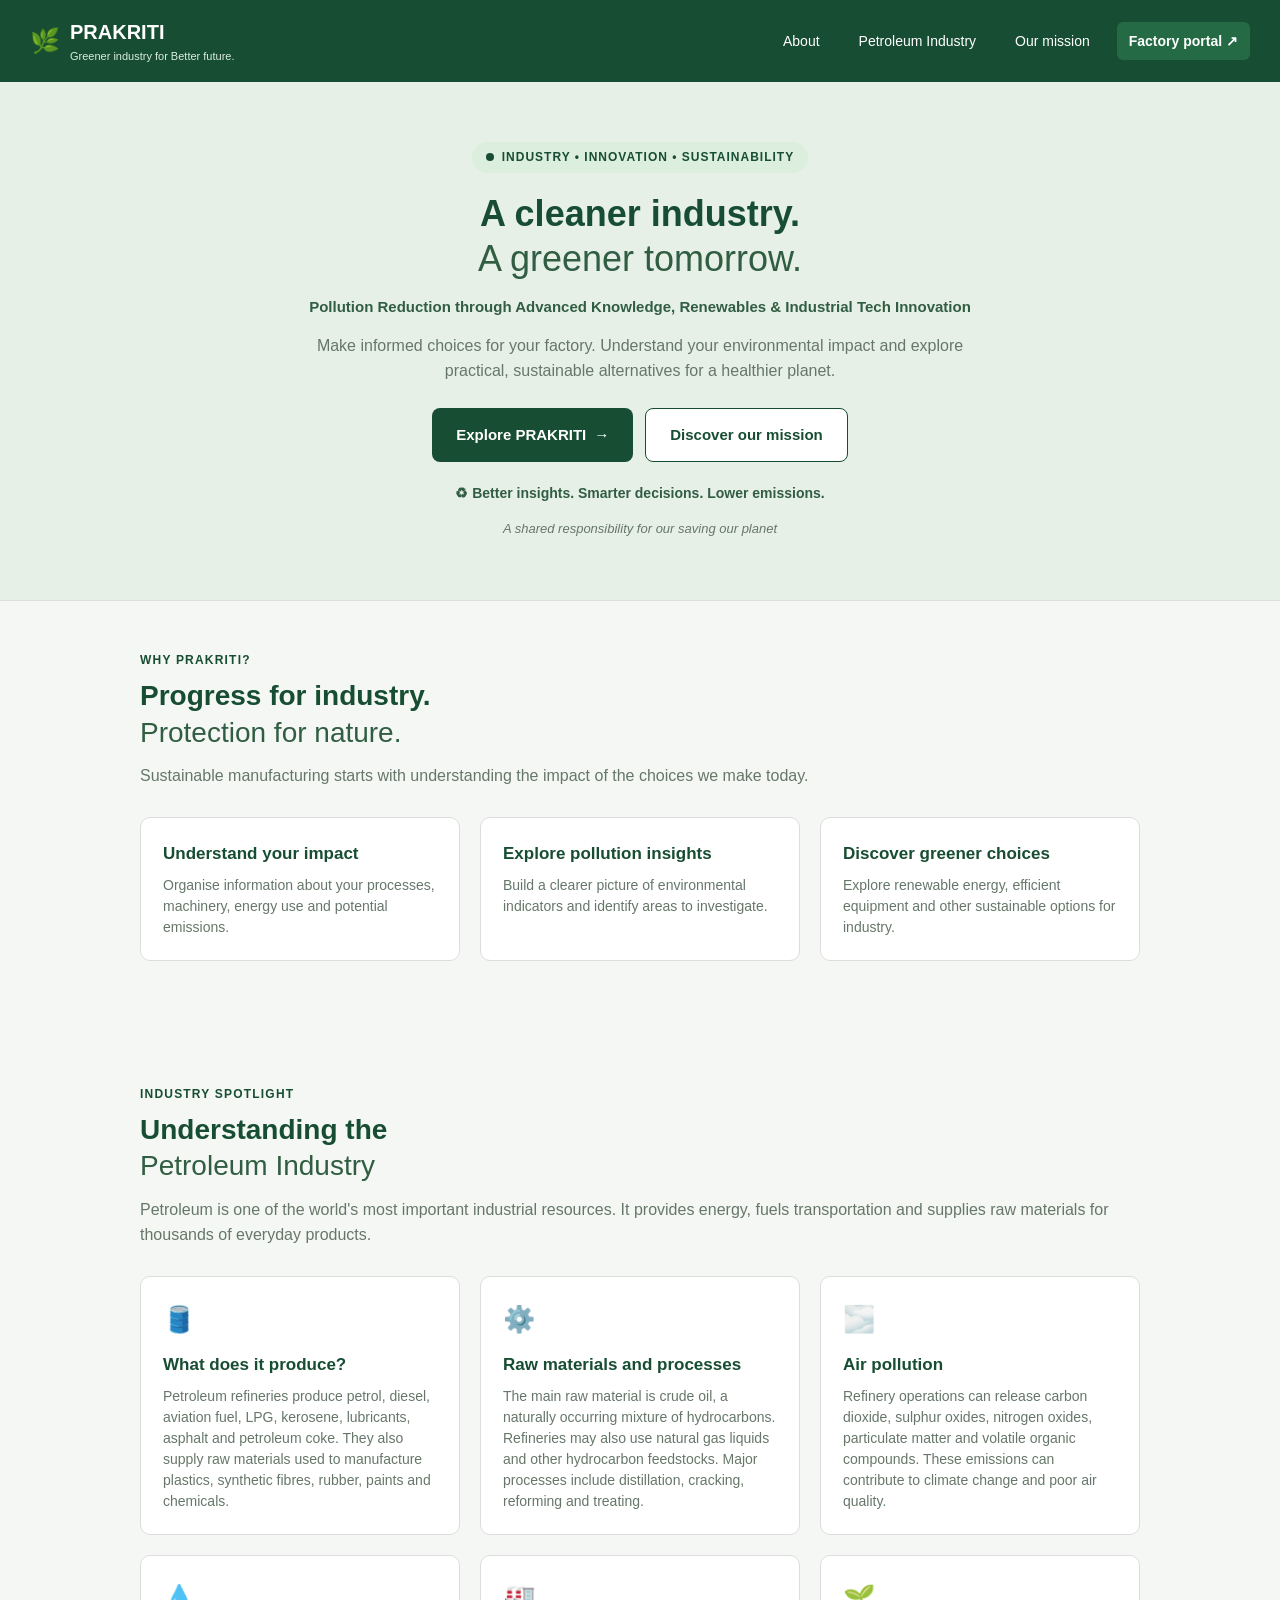
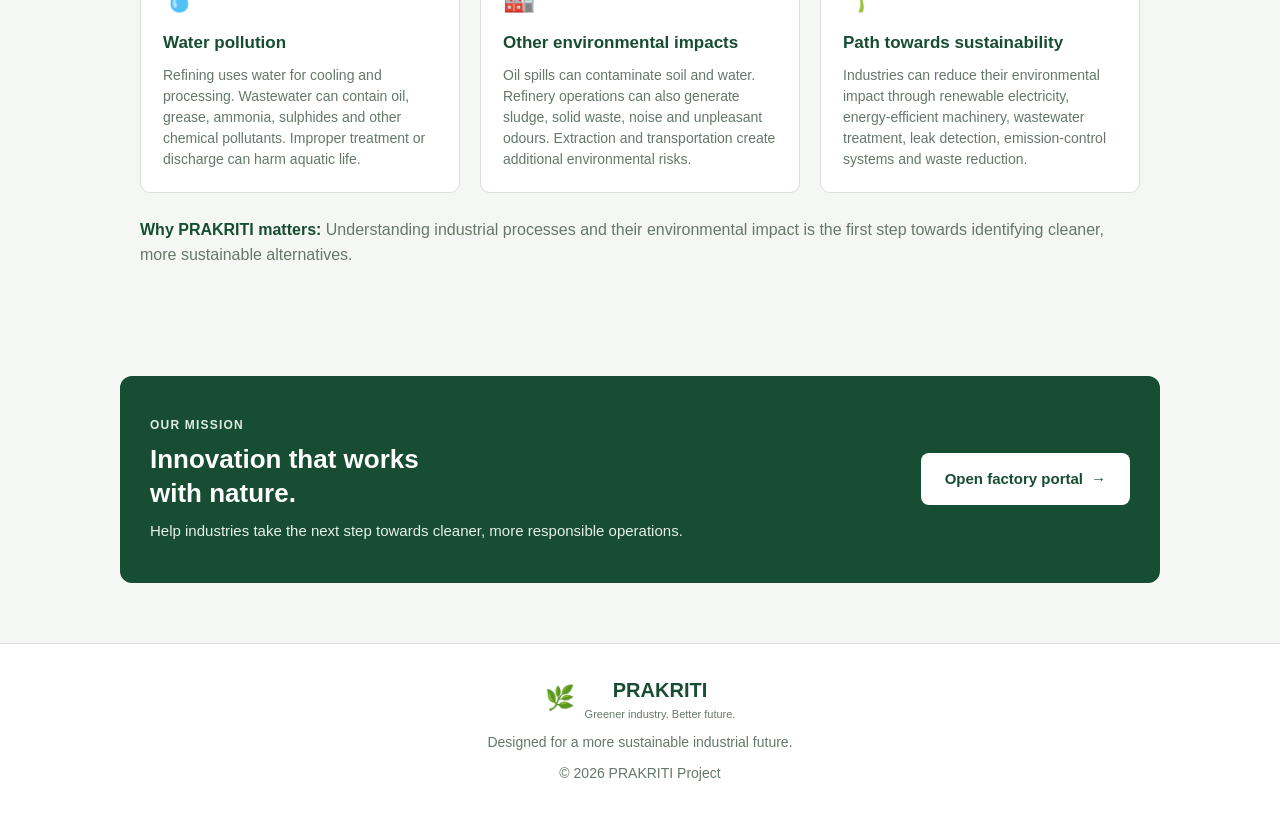
<file: Frontend/index.html>
<!DOCTYPE html>
<html lang="en">
<head>
    <meta charset="UTF-8">
    <meta name="viewport" content="width=device-width, initial-scale=1.0">
    <title>PRAKRITI | Greener Industry, Better Future</title>
    <link rel="stylesheet" href="styles.css">
</head>
<body class="home-page">
    
    <header class="site-header">
        <a class="brand" href="index.html" aria-label="PRAKRITI home">
            <span class="brand-mark">🌿</span>
            <span>PRAKRITI<small>Greener industry for Better future.</small></span>
        </a>
        <nav class="top-nav">
            <a href="#about">About</a>
            <a href="#petroleum">Petroleum Industry</a>
            <a href="#mission">Our mission</a>
            <a class="nav-cta" href="dashboard.html">Factory portal ↗</a>
        </nav>
    </header>
    <main>
        
        <section class="hero">
            <div class="hero-shade"></div>
            <div class="hero-content">
                <div class="eyebrow"><span class="eyebrow-dot"></span> INDUSTRY • INNOVATION • SUSTAINABILITY</div>
                <h1>A cleaner industry.<br><span>A greener tomorrow.</span></h1>
                <p class="project-full-name">Pollution Reduction through Advanced Knowledge, Renewables &amp; Industrial Tech Innovation</p>
                <p class="hero-description">Make informed choices for your factory. Understand your environmental impact and explore practical, sustainable alternatives for a healthier planet.</p>
                <div class="hero-actions">
                    <a class="button button-primary button-large" href="dashboard.html">Explore PRAKRITI <span>→</span></a>
                    <a class="button button-glass button-large" href="#about">Discover our mission</a>
                </div>
                <div class="hero-note"><span>♻</span> Better insights. Smarter decisions. Lower emissions.</div>
            </div>
            <div class="hero-caption">A shared responsibility for our saving our planet</div>
        </section>
        
        <section class="intro-section section-wrap" id="about">
            <div class="section-kicker">WHY PRAKRITI?</div>
            <h2>Progress for industry.<br><span>Protection for nature.</span></h2>
            <p class="section-lead">Sustainable manufacturing starts with understanding the impact of the choices we make today.</p>
            <div class="feature-grid">
                <article class="feature-card">
                   
                    <h3>Understand your impact</h3>
                    <p>Organise information about your processes, machinery, energy use and potential emissions.</p>
                </article>
                <article class="feature-card">
                    
                    <h3>Explore pollution insights</h3>
                    <p>Build a clearer picture of environmental indicators and identify areas to investigate.</p>
                </article>
                <article class="feature-card">
                    <h3>Discover greener choices</h3>
                    <p>Explore renewable energy, efficient equipment and other sustainable options for industry.</p>
                </article>
            </div>
        </section>
        
        <section class="intro-section section-wrap" id="petroleum">
            <div class="section-kicker">INDUSTRY SPOTLIGHT</div>
            <h2>Understanding the<br><span>Petroleum Industry</span></h2>
            <p class="section-lead">Petroleum is one of the world's most important industrial resources. It provides energy, fuels transportation and supplies raw materials for thousands of everyday products.</p>
            <div class="feature-grid">
                <article class="feature-card">
                    <div class="feature-icon">🛢️</div>
                    <h3>What does it produce?</h3>
                    <p>Petroleum refineries produce petrol, diesel, aviation fuel, LPG, kerosene, lubricants, asphalt and petroleum coke. They also supply raw materials used to manufacture plastics, synthetic fibres, rubber, paints and chemicals.</p>
                </article>
                <article class="feature-card">
                    <div class="feature-icon">⚙️</div>
                    <h3>Raw materials and processes</h3>
                    <p>The main raw material is crude oil, a naturally occurring mixture of hydrocarbons. Refineries may also use natural gas liquids and other hydrocarbon feedstocks. Major processes include distillation, cracking, reforming and treating.</p>
                </article>
                <article class="feature-card">
                    <div class="feature-icon">🌫️</div>
                    <h3>Air pollution</h3>
                    <p>Refinery operations can release carbon dioxide, sulphur oxides, nitrogen oxides, particulate matter and volatile organic compounds. These emissions can contribute to climate change and poor air quality.</p>
                </article>
                <article class="feature-card">
                    <div class="feature-icon">💧</div>
                    <h3>Water pollution</h3>
                    <p>Refining uses water for cooling and processing. Wastewater can contain oil, grease, ammonia, sulphides and other chemical pollutants. Improper treatment or discharge can harm aquatic life.</p>
                </article>
                <article class="feature-card">
                    <div class="feature-icon">🏭</div>
                    <h3>Other environmental impacts</h3>
                    <p>Oil spills can contaminate soil and water. Refinery operations can also generate sludge, solid waste, noise and unpleasant odours. Extraction and transportation create additional environmental risks.</p>
                </article>
                <article class="feature-card">
                    <div class="feature-icon">🌱</div>
                    <h3>Path towards sustainability</h3>
                    <p>Industries can reduce their environmental impact through renewable electricity, energy-efficient machinery, wastewater treatment, leak detection, emission-control systems and waste reduction.</p>
                </article>
            </div>
            <p class="section-lead"><strong>Why PRAKRITI matters:</strong> Understanding industrial processes and their environmental impact is the first step towards identifying cleaner, more sustainable alternatives.</p>
        </section>
        
        <section class="mission-band" id="mission">
            <div>
                <div class="section-kicker light-kicker">OUR MISSION</div>
                <h2>Innovation that works<br>with nature.</h2>
                <p>Help industries  take the next step towards cleaner, more responsible operations.</p>
            </div>
            <a class="button button-light button-large" href="dashboard.html">Open factory portal <span>→</span></a>
        </section>
    </main>
    
    <footer class="site-footer">
        <a class="brand footer-brand" href="index.html">
            <span class="brand-mark">🌿</span>
            <span>PRAKRITI<small>Greener industry. Better future.</small></span>
        </a>
        <p>Designed for a more sustainable industrial future.</p>
        <span>© 2026 PRAKRITI Project</span>
    </footer>
</body>
</html>
</file>
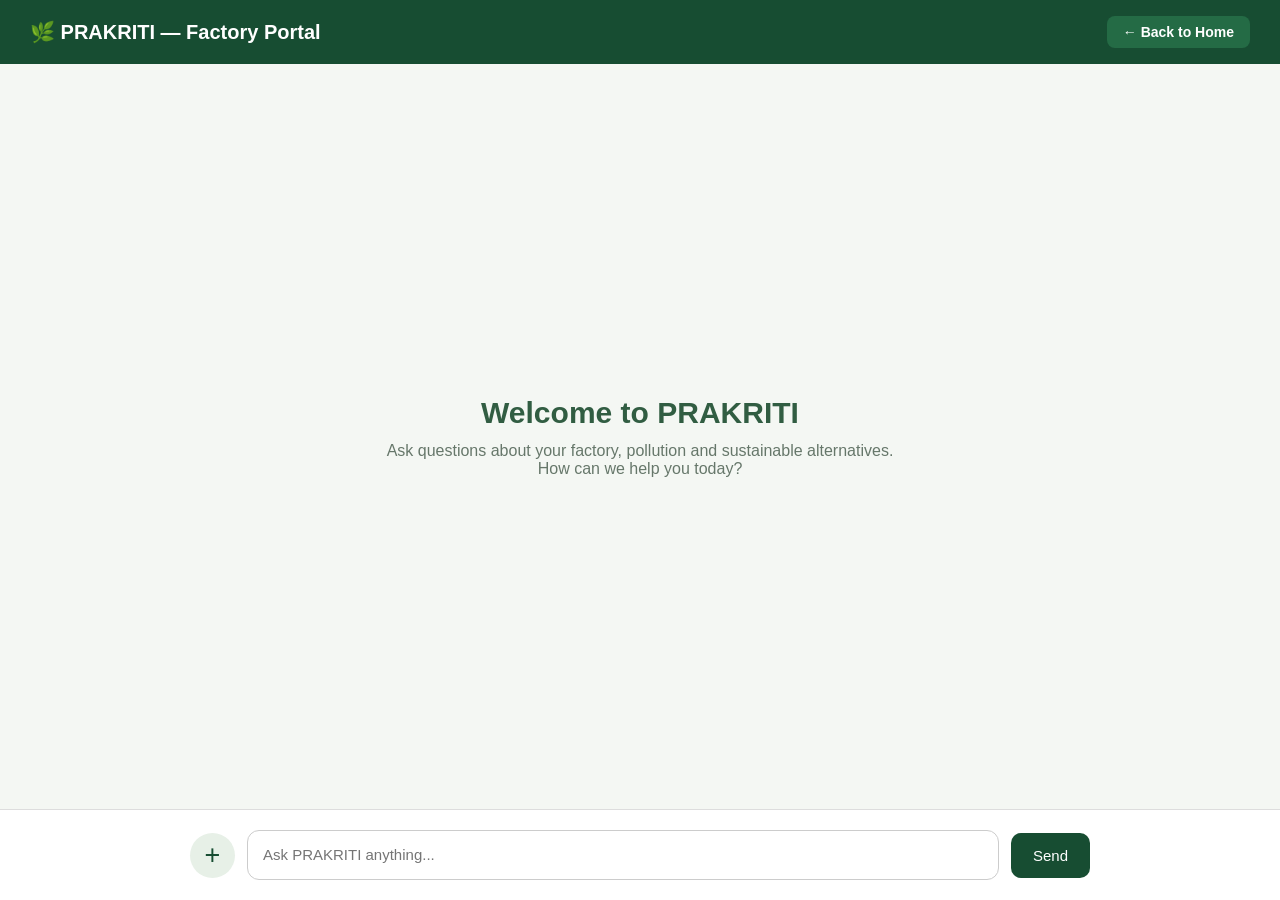
<file: Frontend/dashboard.html>
<!DOCTYPE html>
<html lang="en">
<head>
    <meta charset="UTF-8">
    <meta name="viewport" content="width=device-width, initial-scale=1.0">
    <title>PRAKRITI | Factory Portal</title>
    <style>
        * {
            margin: 0;
            padding: 0;
            box-sizing: border-box;
            font-family: Arial, sans-serif;
        }
        body {
            background: #f4f7f3;
            height: 100vh;
            display: flex;
            flex-direction: column;
        }
        header {
            background: #174d32;
            color: white;
            padding: 16px 30px;
            font-size: 20px;
            font-weight: bold;
            display: flex;
            align-items: center;
            justify-content: space-between;
            flex-wrap: wrap;
            gap: 12px;
        }
        .back-button {
            display: inline-flex;
            align-items: center;
            gap: 6px;
            padding: 8px 16px;
            font-size: 14px;
            font-weight: bold;
            color: white;
            background: #246b45;
            border-radius: 8px;
            text-decoration: none;
            transition: background 0.2s;
        }
        .back-button:hover {
            background: #315d42;
        }
        .chat-area {
            flex: 1;
            padding: 30px;
            overflow-y: auto;
            display: flex;
            flex-direction: column;
            gap: 15px;
        }
        .welcome {
            text-align: center;
            margin: auto;
            color: #315d42;
        }
        .welcome h2 {
            font-size: 30px;
            margin-bottom: 12px;
        }
        .welcome p {
            font-size: 16px;
            color: #66776a;
        }
        .message {
            padding: 14px 18px;
            border-radius: 12px;
            max-width: 70%;
            line-height: 1.5;
        }
        .user-message {
            background: #dceedd;
            align-self: flex-end;
        }
        .bottom-area {
            background: white;
            padding: 20px;
            border-top: 1px solid #ddd;
        }
        .chat-box {
            display: flex;
            align-items: center;
            gap: 12px;
            max-width: 900px;
            margin: auto;
        }
        .plus-button {
            width: 45px;
            height: 45px;
            border: none;
            border-radius: 50%;
            background: #e7f0e7;
            color: #174d32;
            font-size: 27px;
            cursor: pointer;
        }
        textarea {
            flex: 1;
            height: 50px;
            padding: 15px;
            border: 1px solid #ccc;
            border-radius: 12px;
            resize: none;
            outline: none;
            font-size: 15px;
        }
        .send-button {
            padding: 14px 22px;
            border: none;
            border-radius: 10px;
            background: #174d32;
            color: white;
            cursor: pointer;
            font-size: 15px;
        }
        .send-button:hover {
            background: #246b45;
        }
    </style>
</head>
<body>
    <header>
        <span>🌿 PRAKRITI — Factory Portal</span>
        <a href="index.html" class="back-button">← Back to Home</a>
    </header>
    <div class="chat-area" id="chatArea">
        <div class="welcome" id="welcome">
            <h2>Welcome to PRAKRITI</h2>
            <p>Ask questions about your factory, pollution and sustainable alternatives.</p>
            <p>How can we help you today?</p>
        </div>
    </div>
    <div class="bottom-area">
        <div class="chat-box">
            <button class="plus-button" type="button">+</button>
            <textarea id="messageInput" placeholder="Ask PRAKRITI anything..."></textarea>
            <button class="send-button" type="button" onclick="sendMessage()">Send</button>
        </div>
    </div>
    <script>
        function sendMessage() {
            const input = document.getElementById("messageInput");
            const chatArea = document.getElementById("chatArea");
            const message = input.value.trim();
            if (message === "") {
                return;
            }
            const welcome = document.getElementById("welcome");
            if (welcome) {
                welcome.remove();
            }
            const messageDiv = document.createElement("div");
            messageDiv.className = "message user-message";
            messageDiv.textContent = message;
            chatArea.appendChild(messageDiv);
            input.value = "";
            chatArea.scrollTop = chatArea.scrollHeight;
        }
    </script>
</body>
</html>
</file>
<file: Frontend/styles.css>
/* ==========================================================================
   PRAKRITI - Simple & Plain Styles
   Color palette aligned with frontend/dashboard.html (No gradients)
   ========================================================================== */

/* --- Reset & Global --- */
* {
    margin: 0;
    padding: 0;
    box-sizing: border-box;
    font-family: Arial, sans-serif;
}

html {
    scroll-behavior: smooth;
}

body {
    background-color: #f4f7f3;
    color: #333333;
    line-height: 1.6;
}

a {
    text-decoration: none;
    color: inherit;
}

/* --- Header & Navigation --- */
.site-header {
    background-color: #174d32;
    color: #ffffff;
    padding: 16px 30px;
    display: flex;
    justify-content: space-between;
    align-items: center;
    position: sticky;
    top: 0;
    z-index: 100;
}

.brand {
    display: flex;
    align-items: center;
    gap: 10px;
    font-size: 20px;
    font-weight: bold;
    color: #ffffff;
}

.brand-mark {
    font-size: 24px;
}

.brand small {
    display: block;
    font-size: 11px;
    font-weight: normal;
    color: #dceedd;
}

.top-nav {
    display: flex;
    align-items: center;
    gap: 15px;
}

.top-nav a {
    color: #ffffff;
    font-size: 14px;
    padding: 8px 12px;
    border-radius: 6px;
    transition: background-color 0.2s;
}

.top-nav a:hover {
    background-color: #246b45;
}

.top-nav .nav-cta {
    background-color: #246b45;
    font-weight: bold;
}

.top-nav .nav-cta:hover {
    background-color: #315d42;
}

/* --- Hero Section --- */
.hero {
    background-color: #e7f0e7;
    border-bottom: 1px solid #ddd;
    padding: 60px 20px;
    text-align: center;
}

.hero-content {
    max-width: 820px;
    margin: 0 auto;
}

.eyebrow {
    display: inline-flex;
    align-items: center;
    gap: 8px;
    font-size: 12px;
    font-weight: bold;
    letter-spacing: 1px;
    text-transform: uppercase;
    color: #174d32;
    background-color: #dceedd;
    padding: 6px 14px;
    border-radius: 20px;
    margin-bottom: 18px;
}

.eyebrow-dot {
    width: 8px;
    height: 8px;
    background-color: #174d32;
    border-radius: 50%;
    display: inline-block;
}

.hero h1 {
    font-size: 36px;
    color: #174d32;
    line-height: 1.25;
    margin-bottom: 14px;
}

.hero h1 span {
    color: #315d42;
    font-weight: normal;
}

.project-full-name {
    font-size: 15px;
    font-weight: bold;
    color: #315d42;
    margin-bottom: 14px;
}

.hero-description {
    font-size: 16px;
    color: #66776a;
    max-width: 680px;
    margin: 0 auto 24px;
    line-height: 1.6;
}

.hero-actions {
    display: flex;
    justify-content: center;
    gap: 12px;
    flex-wrap: wrap;
    margin-bottom: 20px;
}

.hero-note {
    font-size: 14px;
    color: #315d42;
    font-weight: bold;
}

.hero-caption {
    font-size: 13px;
    color: #66776a;
    margin-top: 15px;
    font-style: italic;
}

/* --- Buttons --- */
.button {
    display: inline-flex;
    align-items: center;
    gap: 8px;
    padding: 12px 20px;
    font-size: 15px;
    font-weight: bold;
    border-radius: 8px;
    cursor: pointer;
    transition: background-color 0.2s, color 0.2s;
}

.button-primary {
    background-color: #174d32;
    color: #ffffff;
}

.button-primary:hover {
    background-color: #246b45;
}

.button-glass {
    background-color: #ffffff;
    color: #174d32;
    border: 1px solid #174d32;
}

.button-glass:hover {
    background-color: #dceedd;
}

.button-light {
    background-color: #ffffff;
    color: #174d32;
}

.button-light:hover {
    background-color: #e7f0e7;
}

.button-large {
    padding: 14px 24px;
    font-size: 15px;
}

/* --- Common Sections & Headings --- */
.section-wrap {
    max-width: 1040px;
    margin: 0 auto;
    padding: 50px 20px;
}

.section-kicker {
    font-size: 12px;
    font-weight: bold;
    letter-spacing: 1.2px;
    text-transform: uppercase;
    color: #174d32;
    margin-bottom: 8px;
}

.intro-section h2 {
    font-size: 28px;
    color: #174d32;
    line-height: 1.3;
    margin-bottom: 12px;
}

.intro-section h2 span {
    color: #315d42;
    font-weight: normal;
}

.section-lead {
    font-size: 16px;
    color: #66776a;
    margin-bottom: 28px;
    line-height: 1.6;
}

.section-lead strong {
    color: #174d32;
}

/* --- Feature Cards & Grid --- */
.feature-grid {
    display: grid;
    grid-template-columns: repeat(auto-fit, minmax(280px, 1fr));
    gap: 20px;
    margin-bottom: 24px;
}

.feature-card {
    background-color: #ffffff;
    border: 1px solid #ddd;
    border-radius: 10px;
    padding: 22px;
}

.feature-icon {
    font-size: 26px;
    margin-bottom: 10px;
}

.feature-card h3 {
    font-size: 17px;
    color: #174d32;
    margin-bottom: 8px;
}

.feature-card p {
    font-size: 14px;
    color: #66776a;
    line-height: 1.5;
}

/* --- Mission Band --- */
.mission-band {
    background-color: #174d32;
    color: #ffffff;
    max-width: 1040px;
    margin: 30px auto 60px;
    padding: 40px 30px;
    border-radius: 12px;
    display: flex;
    justify-content: space-between;
    align-items: center;
    flex-wrap: wrap;
    gap: 20px;
}

.mission-band .light-kicker {
    color: #dceedd;
}

.mission-band h2 {
    font-size: 26px;
    color: #ffffff;
    line-height: 1.3;
    margin-bottom: 8px;
}

.mission-band p {
    font-size: 15px;
    color: #e7f0e7;
    max-width: 600px;
}

/* --- Footer --- */
.site-footer {
    background-color: #ffffff;
    border-top: 1px solid #ddd;
    padding: 30px 20px;
    text-align: center;
    display: flex;
    flex-direction: column;
    align-items: center;
    gap: 8px;
    font-size: 14px;
    color: #66776a;
}

.footer-brand {
    color: #174d32;
}

.footer-brand small {
    color: #66776a;
}

/* --- Responsive Adjustments --- */
@media (max-width: 768px) {
    .site-header {
        flex-direction: column;
        gap: 14px;
        padding: 16px;
    }

    .top-nav {
        flex-wrap: wrap;
        justify-content: center;
    }

    .hero h1 {
        font-size: 28px;
    }

    .intro-section h2 {
        font-size: 24px;
    }

    .mission-band {
        flex-direction: column;
        text-align: center;
        padding: 30px 20px;
    }
}
</file>
